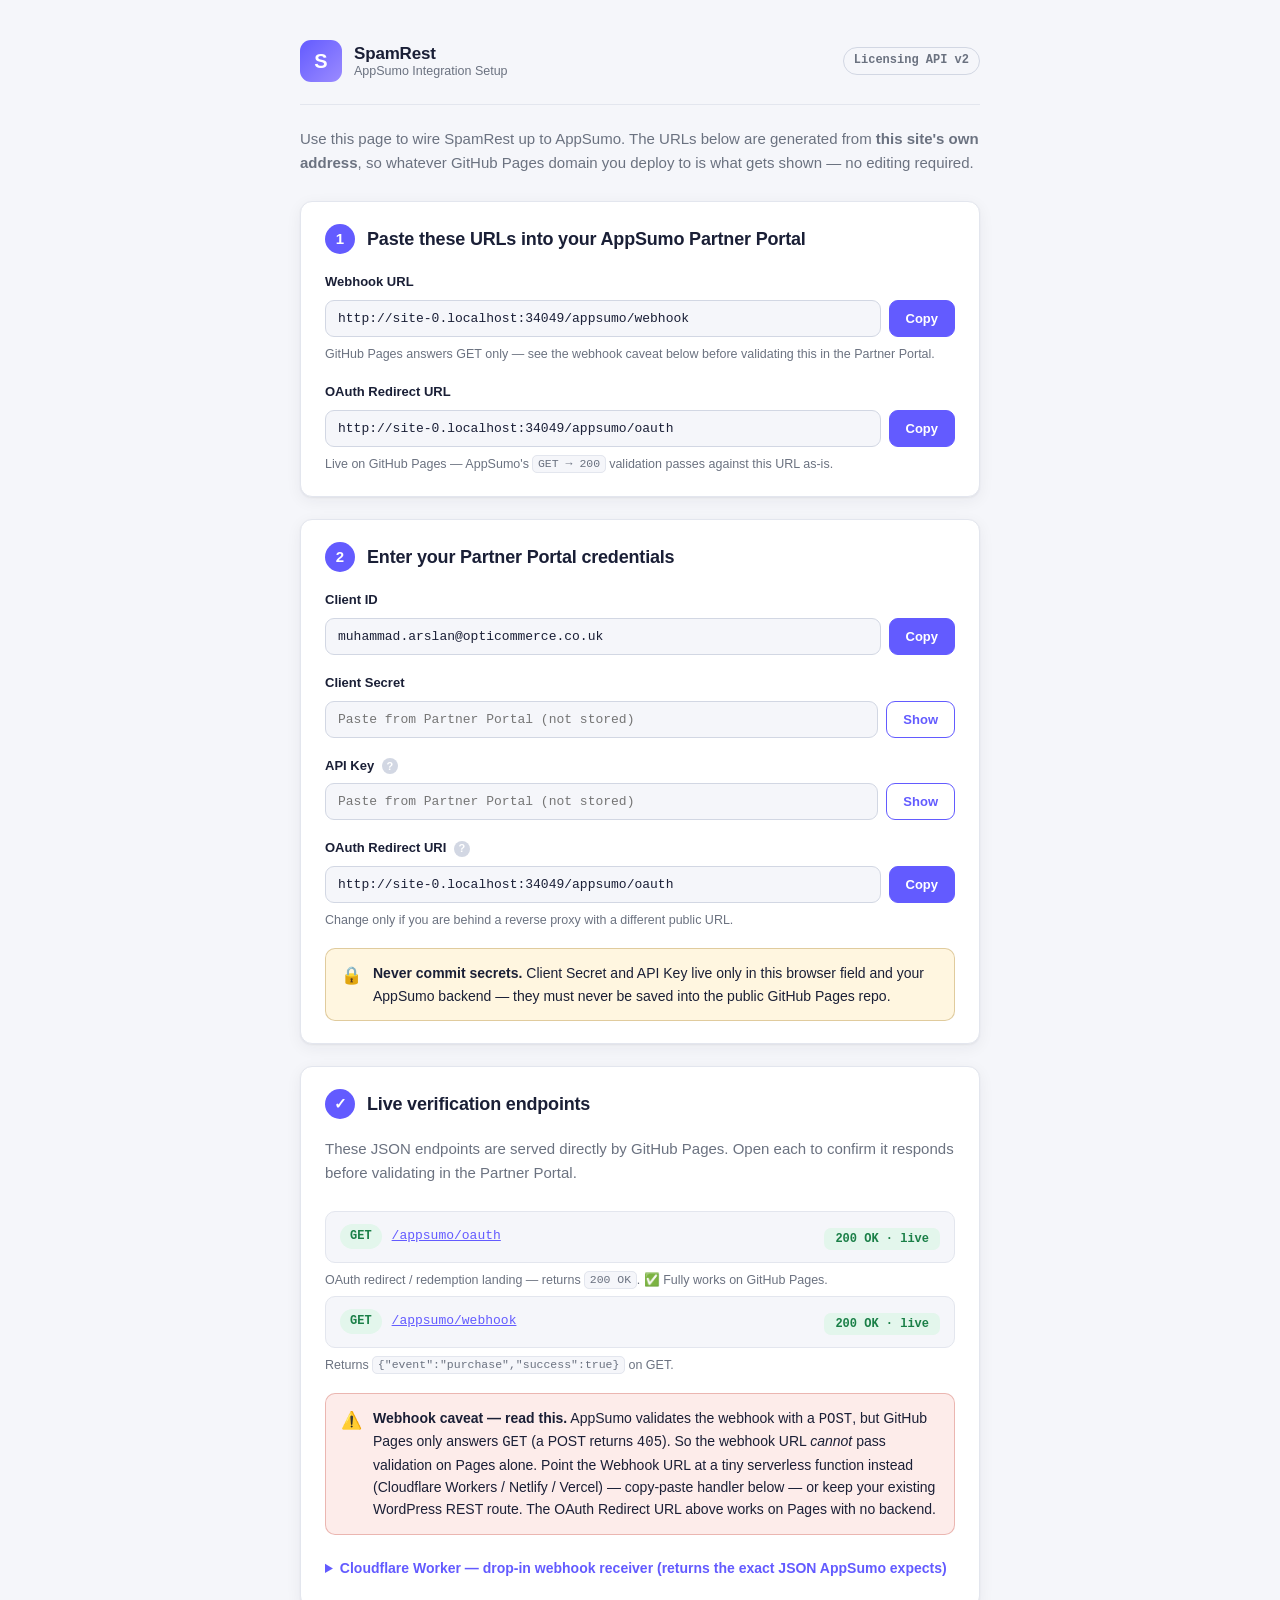
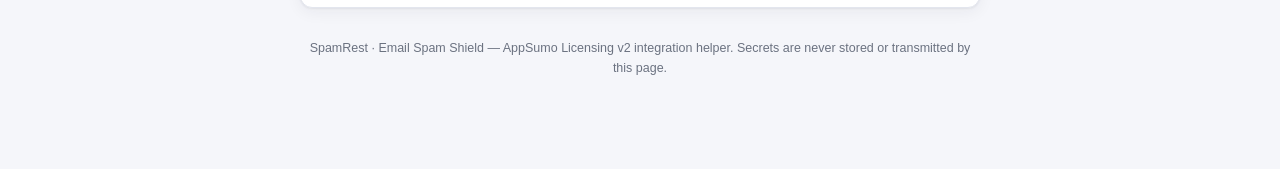
<file: index.html>
<!DOCTYPE html>
<html lang="en">
<head>
<meta charset="UTF-8" />
<meta name="viewport" content="width=device-width, initial-scale=1.0" />
<title>SpamRest · AppSumo Integration Setup</title>
<meta name="description" content="Configure the SpamRest AppSumo integration — webhook & OAuth URLs, partner credentials, and live verification endpoints." />
<link rel="icon" href="data:image/svg+xml,<svg xmlns='http://www.w3.org/2000/svg' viewBox='0 0 100 100'><rect width='100' height='100' rx='22' fill='%23635bff'/><text x='50' y='70' font-size='58' font-family='Arial' font-weight='bold' fill='white' text-anchor='middle'>S</text></svg>" />
<link rel="stylesheet" href="styles.css" />
</head>
<body>
<div class="page">

  <header class="masthead">
    <div class="brand">
      <div class="brand-mark">S</div>
      <div class="brand-text">
        <span class="title">SpamRest</span>
        <span class="subtitle">AppSumo Integration Setup</span>
      </div>
    </div>
    <span class="badge neutral">Licensing API v2</span>
  </header>

  <p class="intro">Use this page to wire SpamRest up to AppSumo. The URLs below are generated from <strong>this site's own address</strong>, so whatever GitHub Pages domain you deploy to is what gets shown — no editing required.</p>

  <!-- ============ STEP 1 ============ -->
  <section class="step">
    <div class="step-head"><span class="step-num">1</span><h2>Paste these URLs into your AppSumo Partner Portal</h2></div>

    <div class="field">
      <label>Webhook URL</label>
      <div class="copy-row">
        <input readonly id="webhook-url" value="" />
        <button class="copy-btn" data-copy="#webhook-url">Copy</button>
      </div>
      <p class="hint" id="webhook-note"></p>
    </div>

    <div class="field">
      <label>OAuth Redirect URL</label>
      <div class="copy-row">
        <input readonly id="oauth-url" value="" />
        <button class="copy-btn" data-copy="#oauth-url">Copy</button>
      </div>
      <p class="hint">Live on GitHub Pages — AppSumo's <code>GET → 200</code> validation passes against this URL as-is.</p>
    </div>
  </section>

  <!-- ============ STEP 2 ============ -->
  <section class="step">
    <div class="step-head"><span class="step-num">2</span><h2>Enter your Partner Portal credentials</h2></div>

    <div class="field">
      <label>Client ID</label>
      <div class="copy-row">
        <input readonly id="client-id" value="muhammad.arslan@opticommerce.co.uk" />
        <button class="copy-btn" data-copy="#client-id">Copy</button>
      </div>
    </div>

    <div class="field">
      <label>Client Secret</label>
      <div class="copy-row">
        <input type="password" id="client-secret" placeholder="Paste from Partner Portal (not stored)" autocomplete="off" />
        <button class="copy-btn ghost" data-reveal="#client-secret">Show</button>
      </div>
    </div>

    <div class="field">
      <label>API Key <span class="help" title="Found in the AppSumo Partner Portal, hidden by default — click the eye icon to reveal.">?</span></label>
      <div class="copy-row">
        <input type="password" id="api-key" placeholder="Paste from Partner Portal (not stored)" autocomplete="off" />
        <button class="copy-btn ghost" data-reveal="#api-key">Show</button>
      </div>
    </div>

    <div class="field">
      <label>OAuth Redirect URI <span class="help" title="Must match the OAuth Redirect URL above exactly.">?</span></label>
      <div class="copy-row">
        <input id="redirect-uri" value="" />
        <button class="copy-btn" data-copy="#redirect-uri">Copy</button>
      </div>
      <p class="hint">Change only if you are behind a reverse proxy with a different public URL.</p>
    </div>

    <div class="callout warn">
      <span class="ico">🔒</span>
      <p><strong>Never commit secrets.</strong> Client Secret and API Key live only in this browser field and your AppSumo backend — they must never be saved into the public GitHub Pages repo.</p>
    </div>
  </section>

  <!-- ============ VERIFICATION ENDPOINTS ============ -->
  <section class="step">
    <div class="step-head"><span class="step-num">✓</span><h2>Live verification endpoints</h2></div>
    <p class="intro" style="margin-top:0">These JSON endpoints are served directly by GitHub Pages. Open each to confirm it responds before validating in the Partner Portal.</p>

    <div class="endpoint" id="ep-oauth">
      <div class="ep-meta"><span class="badge get">GET</span><a class="ep-path" href="appsumo/oauth/" target="_blank" rel="noopener">/appsumo/oauth</a></div>
      <div class="ep-result"><span class="status-pill" data-status>checking…</span></div>
    </div>
    <p class="hint">OAuth redirect / redemption landing — returns <code>200 OK</code>. ✅ Fully works on GitHub Pages.</p>

    <div class="endpoint" id="ep-webhook">
      <div class="ep-meta"><span class="badge get">GET</span><a class="ep-path" href="appsumo/webhook" target="_blank" rel="noopener">/appsumo/webhook</a></div>
      <div class="ep-result"><span class="status-pill" data-status>checking…</span></div>
    </div>
    <p class="hint">Returns <code>{"event":"purchase","success":true}</code> on GET.</p>

    <div class="callout danger">
      <span class="ico">⚠️</span>
      <p><strong>Webhook caveat — read this.</strong> AppSumo validates the webhook with a <code>POST</code>, but GitHub Pages only answers <code>GET</code> (a POST returns <code>405</code>). So the webhook URL <em>cannot</em> pass validation on Pages alone. Point the Webhook URL at a tiny serverless function instead (Cloudflare Workers / Netlify / Vercel) — copy-paste handler below — or keep your existing WordPress REST route. The OAuth Redirect URL above works on Pages with no backend.</p>
    </div>

    <details class="snippet">
      <summary>Cloudflare Worker — drop-in webhook receiver (returns the exact JSON AppSumo expects)</summary>
      <div class="code-block">
        <div class="code-head"><span class="code-lang">javascript</span><button class="copy-btn" data-copy-code>Copy</button></div>
<pre><code>export default {
  async fetch(request) {
    if (request.method === 'GET') {
      return Response.json({ status: 'ok', success: true });
    }
    if (request.method === 'POST') {
      const body = await request.json().catch(() => ({}));
      const event = body.event || 'purchase';
      // TODO: persist body.license_key, handle event, verify HMAC signature.
      return Response.json({ event, success: true });
    }
    return new Response('Method Not Allowed', { status: 405 });
  }
};</code></pre>
      </div>
    </details>
  </section>

  <footer class="site-footer">
    <p>SpamRest · Email Spam Shield — AppSumo Licensing v2 integration helper. Secrets are never stored or transmitted by this page.</p>
  </footer>

</div>
<script src="app.js"></script>
</body>
</html>
</file>
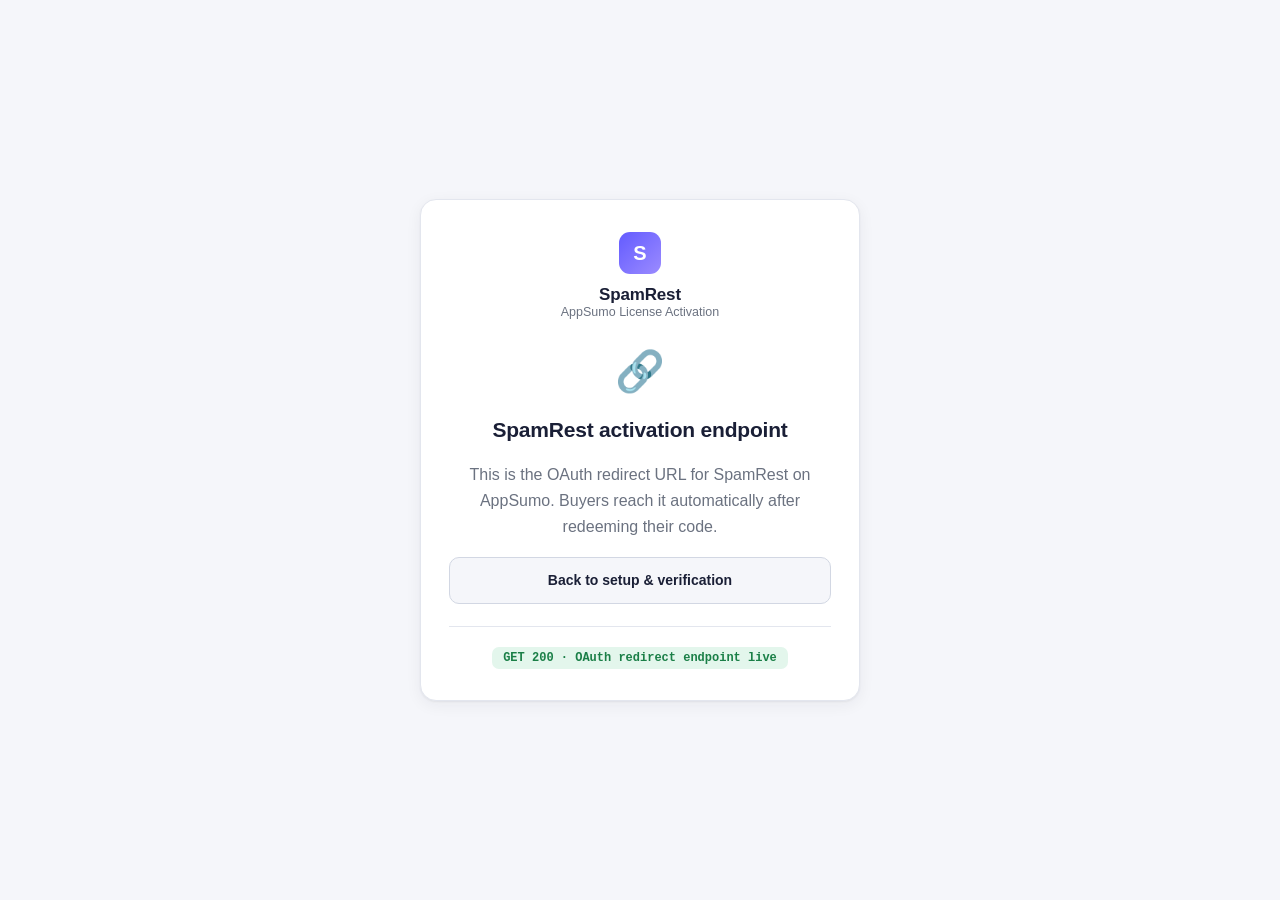
<file: appsumo/oauth/index.html>
<!DOCTYPE html>
<html lang="en">
<head>
<meta charset="UTF-8" />
<meta name="viewport" content="width=device-width, initial-scale=1.0" />
<title>Redeem your SpamRest license · AppSumo</title>
<meta name="robots" content="noindex" />
<link rel="icon" href="data:image/svg+xml,<svg xmlns='http://www.w3.org/2000/svg' viewBox='0 0 100 100'><rect width='100' height='100' rx='22' fill='%23635bff'/><text x='50' y='70' font-size='58' font-family='Arial' font-weight='bold' fill='white' text-anchor='middle'>S</text></svg>" />
<link rel="stylesheet" href="../../styles.css" />
</head>
<body class="center-page">
  <main class="redeem-card">
    <div class="brand center">
      <div class="brand-mark">S</div>
      <div class="brand-text">
        <span class="title">SpamRest</span>
        <span class="subtitle">AppSumo License Activation</span>
      </div>
    </div>

    <div id="redeem-state">
      <div class="spinner"></div>
      <p class="muted center">Checking your activation link…</p>
    </div>

    <footer class="card-footer">
      <span class="status-pill active" id="endpoint-pill">GET&nbsp;200 · OAuth redirect endpoint live</span>
    </footer>
  </main>

  <script>
  (function () {
    var params = new URLSearchParams(location.search);
    var code = params.get('code');
    var licenseKey = params.get('license_key') || params.get('license');
    var el = document.getElementById('redeem-state');

    function esc(s){ return String(s).replace(/[&<>"]/g, function(c){
      return {'&':'&amp;','<':'&lt;','>':'&gt;','"':'&quot;'}[c]; }); }

    function render(html){ el.innerHTML = html; }

    if (code) {
      // AppSumo OAuth: a single-use ?code= was returned after consent.
      // Token exchange + license lookup must happen server-side (it needs the
      // client_secret, which must never live in a public static site).
      render(
        '<div class="state-icon ok">✓</div>' +
        '<h1 class="state-title">You\'re almost there</h1>' +
        '<p class="muted center">We received your AppSumo authorization code. ' +
        'Finish activation by sending this code to SpamRest.</p>' +
        '<div class="field"><label>Authorization code</label>' +
        '<div class="copy-row"><input readonly value="' + esc(code) + '" id="code-val"/>' +
        '<button class="copy-btn" data-copy="#code-val">Copy</button></div></div>' +
        '<a class="btn primary block" id="finish-btn" href="#">Finish activation</a>' +
        '<p class="hint center">Token exchange runs on the SpamRest backend — the static page never sees your client secret.</p>'
      );
      // The real exchange endpoint (serverless function / WP REST). Override via ?return_to=
      var returnTo = params.get('return_to') || (window.SPAMREST_EXCHANGE_URL || '');
      var btn = document.getElementById('finish-btn');
      if (returnTo) {
        var u = new URL(returnTo);
        u.searchParams.set('code', code);
        btn.href = u.toString();
      } else {
        btn.addEventListener('click', function (e) {
          e.preventDefault();
          alert('Set the exchange URL (window.SPAMREST_EXCHANGE_URL or ?return_to=) to complete activation.');
        });
      }
    } else if (licenseKey) {
      render(
        '<div class="state-icon ok">✓</div>' +
        '<h1 class="state-title">License received</h1>' +
        '<p class="muted center">Your AppSumo license key:</p>' +
        '<div class="field"><div class="copy-row"><input readonly value="' + esc(licenseKey) + '" id="lk-val"/>' +
        '<button class="copy-btn" data-copy="#lk-val">Copy</button></div></div>' +
        '<p class="hint center">Enter this key in your SpamRest plugin under <b>Settings → License</b> to activate.</p>'
      );
    } else {
      // No code/key — this is also what AppSumo's GET validation hits. Return a friendly 200 page.
      render(
        '<div class="state-icon">🔗</div>' +
        '<h1 class="state-title">SpamRest activation endpoint</h1>' +
        '<p class="muted center">This is the OAuth redirect URL for SpamRest on AppSumo. ' +
        'Buyers reach it automatically after redeeming their code.</p>' +
        '<a class="btn block" href="../../">Back to setup &amp; verification</a>'
      );
    }

    document.addEventListener('click', function (e) {
      var b = e.target.closest('.copy-btn'); if (!b) return;
      var t = document.querySelector(b.getAttribute('data-copy')); if (!t) return;
      navigator.clipboard.writeText(t.value).then(function(){
        var o=b.textContent; b.textContent='Copied!'; b.classList.add('copied');
        setTimeout(function(){ b.textContent=o; b.classList.remove('copied'); },1500);
      });
    });
  })();
  </script>
</body>
</html>
</file>
<file: styles.css>
/* SpamRest — AppSumo redemption / setup site */
:root {
  --bg: #f5f6fa;
  --card: #ffffff;
  --text: #1a1f36;
  --muted: #6b7280;
  --border: #e3e6ee;
  --border-strong: #d2d7e3;
  --brand: #635bff;
  --brand-soft: #efeefe;
  --brand-hover: #5048e5;
  --green: #1a7f47;
  --green-soft: #e3f6ec;
  --amber: #9a6700;
  --amber-soft: #fff6e0;
  --red: #c0392b;
  --red-soft: #fdecea;
  --code-bg: #1b1f2b;
  --code-text: #e6edf3;
  --radius: 12px;
  --font: -apple-system, BlinkMacSystemFont, "Segoe UI", Roboto, Helvetica, Arial, sans-serif;
  --mono: ui-monospace, SFMono-Regular, Menlo, Consolas, "Liberation Mono", monospace;
  --shadow: 0 1px 2px rgba(26,31,54,.06), 0 4px 16px rgba(26,31,54,.06);
}
@media (prefers-color-scheme: dark) {
  :root {
    --bg: #0e1018; --card: #161a26; --text: #e7eaf3; --muted: #9aa3b8;
    --border: #262c3b; --border-strong: #323a4d; --brand: #8b86ff; --brand-soft: #1e1d33;
    --brand-hover: #a29cff; --green: #3fcf72; --green-soft: #12281b;
    --amber: #e0b341; --amber-soft: #2a2310; --red: #ff6b5e; --red-soft: #2c1614;
    --code-bg: #0b0e15; --shadow: 0 1px 2px rgba(0,0,0,.4), 0 8px 28px rgba(0,0,0,.35);
  }
}
* { box-sizing: border-box; }
body { margin: 0; background: var(--bg); color: var(--text); font-family: var(--font); line-height: 1.6; -webkit-font-smoothing: antialiased; }
a { color: var(--brand); }

.page { max-width: 720px; margin: 0 auto; padding: 40px 20px 80px; }

/* Brand */
.brand { display: flex; align-items: center; gap: 12px; }
.brand.center { flex-direction: column; text-align: center; gap: 10px; margin-bottom: 18px; }
.brand-mark {
  width: 42px; height: 42px; border-radius: 11px; flex-shrink: 0;
  background: linear-gradient(135deg, var(--brand), #9b8bff);
  display: flex; align-items: center; justify-content: center;
  color: #fff; font-weight: 800; font-size: 20px;
}
.brand-text { display: flex; flex-direction: column; line-height: 1.25; }
.brand-text .title { font-weight: 800; font-size: 17px; letter-spacing: -.01em; }
.brand-text .subtitle { font-size: 12.5px; color: var(--muted); }

.masthead {
  display: flex; align-items: center; justify-content: space-between;
  padding-bottom: 22px; margin-bottom: 22px; border-bottom: 1px solid var(--border);
}
.intro { color: var(--muted); font-size: 15px; margin: 0 0 26px; }

/* Steps */
.step { background: var(--card); border: 1px solid var(--border); border-radius: var(--radius); padding: 22px 24px; margin-bottom: 22px; box-shadow: var(--shadow); }
.step-head { display: flex; align-items: center; gap: 12px; margin-bottom: 18px; }
.step-num {
  width: 30px; height: 30px; border-radius: 50%; flex-shrink: 0;
  background: var(--brand); color: #fff; font-weight: 700; font-size: 15px;
  display: flex; align-items: center; justify-content: center;
}
.step-head h2 { font-size: 18px; font-weight: 700; margin: 0; letter-spacing: -.01em; }

/* Fields */
.field { margin-bottom: 18px; }
.field:last-child { margin-bottom: 0; }
.field label { display: block; font-size: 13px; font-weight: 650; margin-bottom: 7px; }
.help {
  display: inline-flex; align-items: center; justify-content: center;
  width: 16px; height: 16px; border-radius: 50%; background: var(--border-strong);
  color: var(--card); font-size: 11px; font-weight: 700; cursor: help; margin-left: 4px;
}
.copy-row { display: flex; gap: 8px; }
.copy-row input {
  flex: 1; min-width: 0; padding: 10px 12px; font-family: var(--mono); font-size: 13px;
  border: 1px solid var(--border-strong); border-radius: 9px; background: var(--bg); color: var(--text);
}
.copy-row input:focus { outline: none; border-color: var(--brand); }
.copy-row input[readonly] { color: var(--text); }

.copy-btn {
  flex-shrink: 0; padding: 0 16px; border-radius: 9px; cursor: pointer;
  background: var(--brand); color: #fff; border: 1px solid var(--brand);
  font-family: var(--font); font-size: 13px; font-weight: 600; transition: background .15s;
}
.copy-btn:hover { background: var(--brand-hover); }
.copy-btn.ghost { background: transparent; color: var(--brand); }
.copy-btn.ghost:hover { background: var(--brand-soft); }
.copy-btn.copied { background: var(--green); border-color: var(--green); color: #fff; }

.hint { font-size: 12.5px; color: var(--muted); margin: 7px 0 0; }
.hint code, .intro code { font-family: var(--mono); font-size: .92em; background: var(--bg); padding: .1em .4em; border-radius: 5px; border: 1px solid var(--border); }

/* Badges + pills */
.badge { display: inline-block; padding: 3px 10px; border-radius: 999px; font-size: 12px; font-weight: 700; font-family: var(--mono); }
.badge.neutral { background: var(--bg); color: var(--muted); border: 1px solid var(--border-strong); }
.badge.get { background: var(--green-soft); color: var(--green); }
.status-pill { padding: 3px 10px; border-radius: 7px; font-size: 12px; font-weight: 600; font-family: var(--mono); background: var(--bg); color: var(--muted); border: 1px solid var(--border-strong); }
.status-pill.active { background: var(--green-soft); color: var(--green); border-color: transparent; }
.status-pill.fail { background: var(--red-soft); color: var(--red); border-color: transparent; }

/* Endpoints */
.endpoint {
  display: flex; align-items: center; justify-content: space-between; gap: 12px;
  padding: 12px 14px; border: 1px solid var(--border); border-radius: 10px; background: var(--bg); margin-top: 6px;
}
.ep-meta { display: flex; align-items: center; gap: 10px; min-width: 0; }
.ep-path { font-family: var(--mono); font-size: 13px; word-break: break-all; }

/* Callouts */
.callout { display: flex; gap: 11px; padding: 13px 15px; border-radius: 10px; margin: 18px 0 0; font-size: 14px; border: 1px solid var(--border); }
.callout .ico { font-size: 17px; flex-shrink: 0; }
.callout p { margin: 0; }
.callout.warn { background: var(--amber-soft); border-color: color-mix(in srgb, var(--amber) 30%, transparent); }
.callout.danger { background: var(--red-soft); border-color: color-mix(in srgb, var(--red) 30%, transparent); }

/* Snippet / code */
.snippet { margin-top: 16px; }
.snippet summary { cursor: pointer; font-weight: 600; font-size: 14px; color: var(--brand); padding: 6px 0; }
.code-block { margin-top: 12px; border-radius: 10px; overflow: hidden; border: 1px solid var(--border-strong); background: var(--code-bg); }
.code-head { display: flex; align-items: center; justify-content: space-between; padding: 7px 12px; background: rgba(255,255,255,.05); border-bottom: 1px solid rgba(255,255,255,.08); }
.code-lang { font-family: var(--mono); font-size: 11px; text-transform: uppercase; letter-spacing: .04em; color: #9aa6b6; }
.code-head .copy-btn { padding: 2px 10px; font-size: 12px; background: rgba(255,255,255,.08); border-color: rgba(255,255,255,.14); }
.code-head .copy-btn:hover { background: rgba(255,255,255,.18); }
.code-block pre { margin: 0; padding: 14px 16px; overflow-x: auto; }
.code-block code { font-family: var(--mono); font-size: 12.5px; line-height: 1.55; color: var(--code-text); white-space: pre; }

.site-footer { margin-top: 30px; font-size: 12.5px; color: var(--muted); text-align: center; }

/* ===== Redemption card (OAuth landing) ===== */
.center-page { display: flex; align-items: center; justify-content: center; min-height: 100vh; padding: 24px; }
.redeem-card { width: 100%; max-width: 440px; background: var(--card); border: 1px solid var(--border); border-radius: 16px; padding: 32px 28px; box-shadow: var(--shadow); text-align: center; }
.center { text-align: center; }
.muted { color: var(--muted); }
.state-icon { font-size: 40px; margin: 6px 0 10px; }
.state-icon.ok { width: 56px; height: 56px; margin: 0 auto 14px; border-radius: 50%; background: var(--green-soft); color: var(--green); display: flex; align-items: center; justify-content: center; font-size: 30px; font-weight: 700; }
.state-title { font-size: 21px; font-weight: 750; margin: 0 0 8px; letter-spacing: -.01em; }
.redeem-card .field { text-align: left; margin-top: 18px; }
.btn { display: inline-block; padding: 11px 18px; border-radius: 10px; font-weight: 650; font-size: 14px; text-decoration: none; border: 1px solid var(--border-strong); color: var(--text); background: var(--bg); cursor: pointer; }
.btn:hover { border-color: var(--brand); }
.btn.primary { background: var(--brand); border-color: var(--brand); color: #fff; }
.btn.primary:hover { background: var(--brand-hover); }
.btn.block { display: block; width: 100%; margin-top: 18px; text-align: center; }
.spinner { width: 34px; height: 34px; margin: 18px auto; border: 3px solid var(--border); border-top-color: var(--brand); border-radius: 50%; animation: spin .8s linear infinite; }
@keyframes spin { to { transform: rotate(360deg); } }
.card-footer { margin-top: 22px; padding-top: 16px; border-top: 1px solid var(--border); }
</file>
